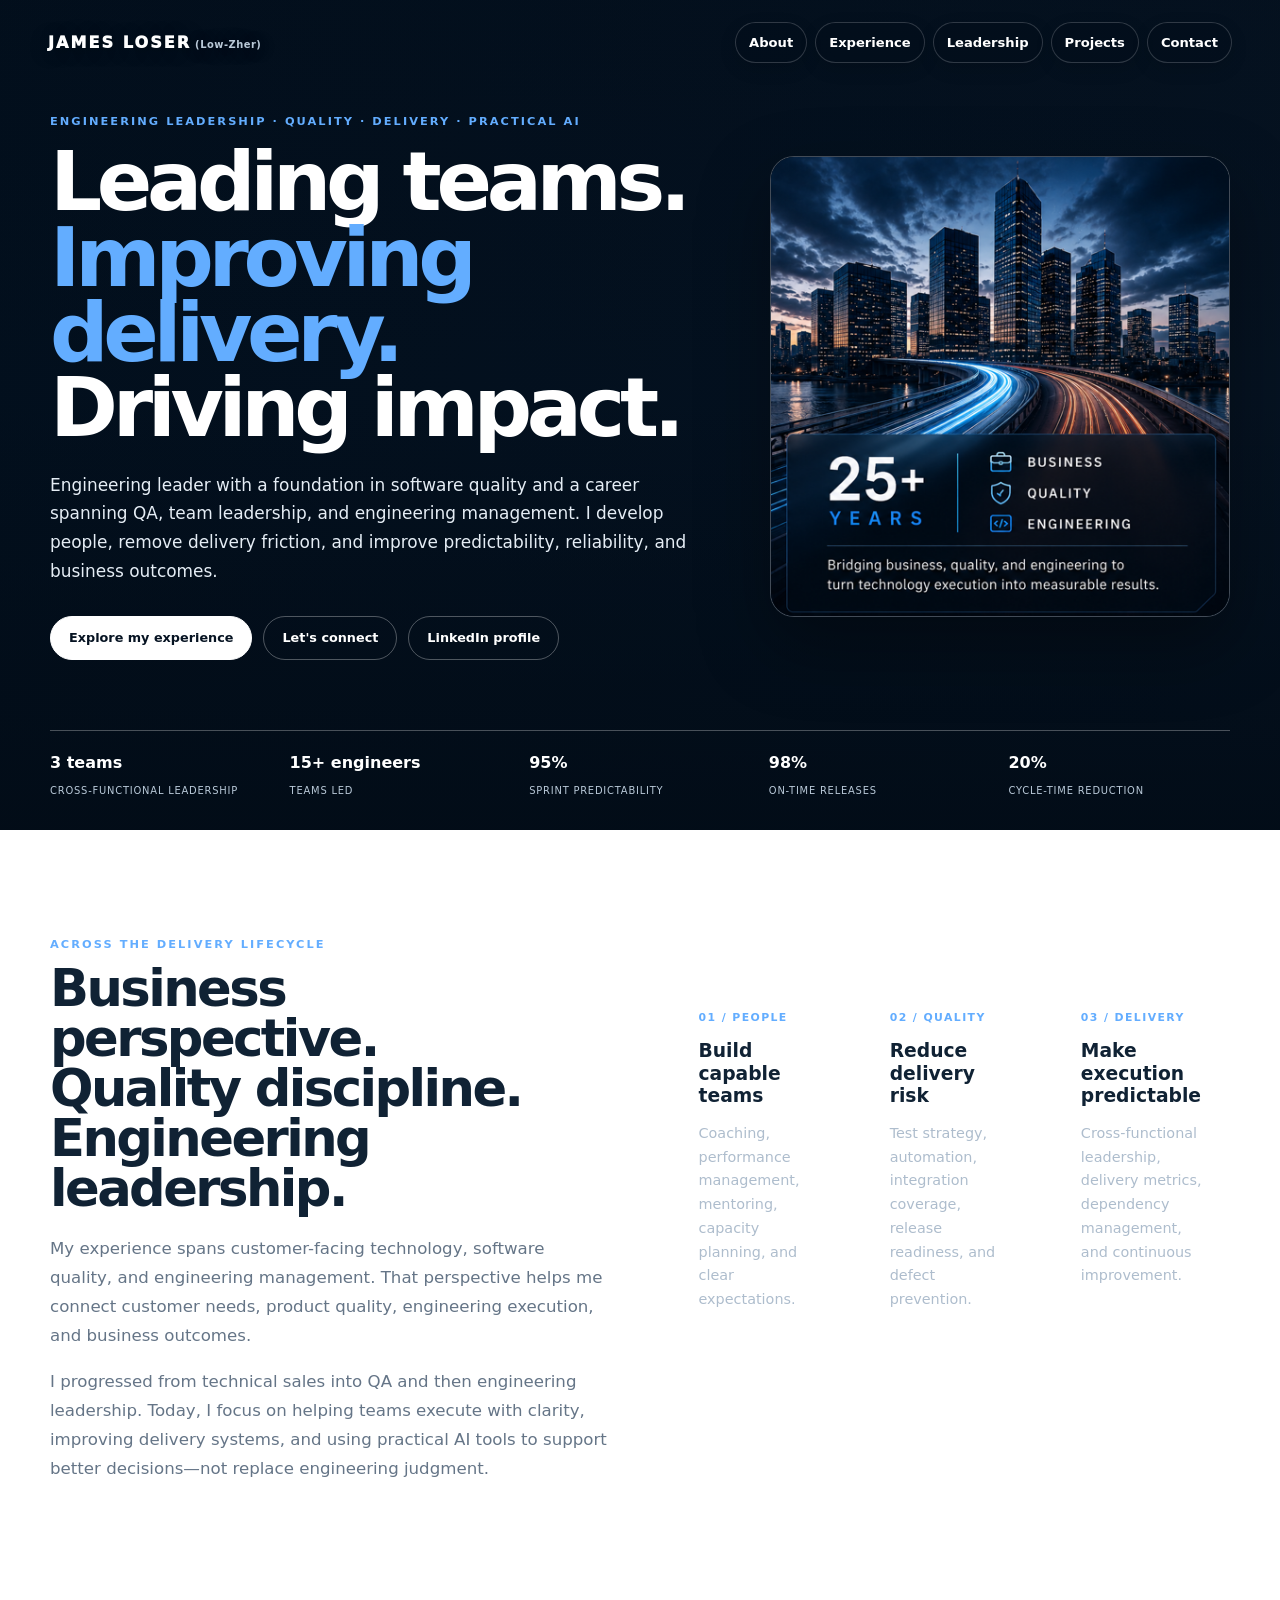
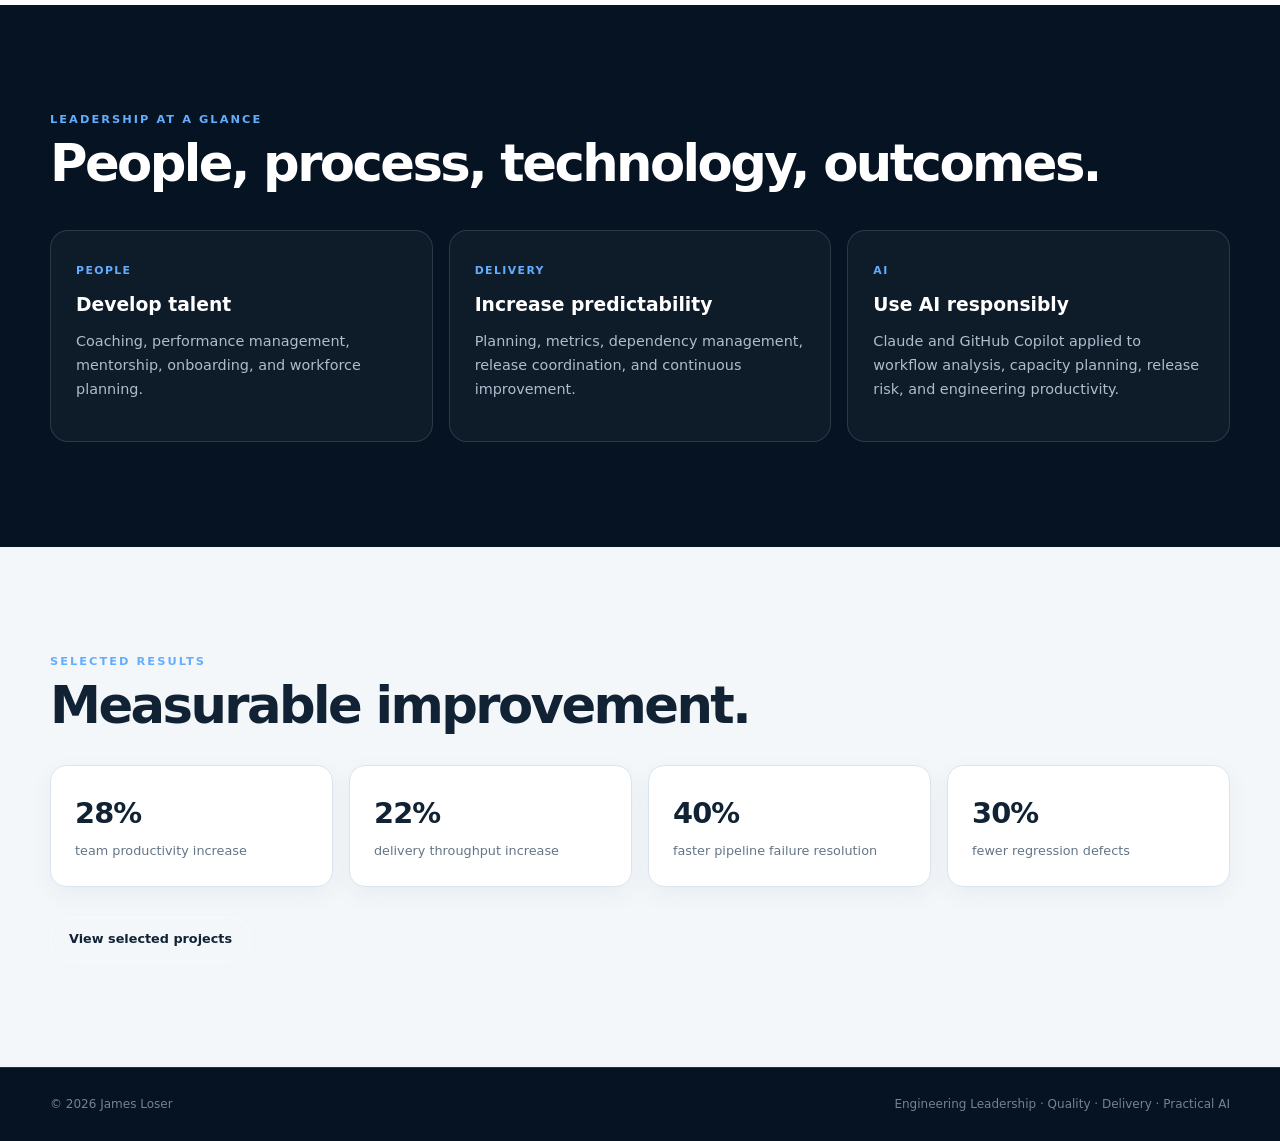
<file: index.html>
<!doctype html><html lang="en"><head><meta charset="UTF-8"><meta name="viewport" content="width=device-width,initial-scale=1"><title>James Loser | Engineering Leadership, Quality & Delivery</title><meta name="description" content="James Loser — engineering leader with a QA foundation, leading cross-functional teams, improving software delivery and quality, and applying AI pragmatically."><link rel="stylesheet" href="styles.css"><link rel="stylesheet" href="hero-fix.css"></head><body><header class="hero"><nav class="nav"><a class="brand" href="index.html">JAMES <span>LOSER</span><span class="phonetic"> (Low-Zher)</span></a><div class="links"><a href="about.html">About</a><a href="experience.html">Experience</a><a href="leadership.html">Leadership</a><a href="projects.html">Projects</a><a href="contact.html">Contact</a></div></nav><div class="hero-inner"><div class="copy"><div class="eyebrow">Engineering Leadership · Quality · Delivery · Practical AI</div><h1>Leading teams.<br><span>Improving delivery.</span><br>Driving impact.</h1><p>Engineering leader with a foundation in software quality and a career spanning QA, team leadership, and engineering management. I develop people, remove delivery friction, and improve predictability, reliability, and business outcomes.</p><div class="buttons"><a class="btn primary" href="experience.html">Explore my experience</a><a class="btn" href="contact.html">Let's connect</a><a class="btn" href="https://www.linkedin.com/in/james-loser" target="_blank" rel="noopener">LinkedIn profile</a></div></div><div class="hero-visual" aria-label="James Loser portfolio visual"><div class="visual-image"></div></div></div><div class="metrics"><div class="metric"><strong>3 teams</strong><small>Cross-functional leadership</small></div><div class="metric"><strong>15+ engineers</strong><small>Teams led</small></div><div class="metric"><strong>95%</strong><small>Sprint predictability</small></div><div class="metric"><strong>98%</strong><small>On-time releases</small></div><div class="metric"><strong>20%</strong><small>Cycle-time reduction</small></div></div></header><main><section><div class="wrap grid2"><div><div class="label">Across the delivery lifecycle</div><h2 class="title">Business perspective. Quality discipline. Engineering leadership.</h2><p class="lead">My experience spans customer-facing technology, software quality, and engineering management. That perspective helps me connect customer needs, product quality, engineering execution, and business outcomes.</p><p class="lead">I progressed from technical sales into QA and then engineering leadership. Today, I focus on helping teams execute with clarity, improving delivery systems, and using practical AI tools to support better decisions—not replace engineering judgment.</p></div><div class="cards"><article class="card"><b>01 / PEOPLE</b><h3>Build capable teams</h3><p>Coaching, performance management, mentoring, capacity planning, and clear expectations.</p></article><article class="card"><b>02 / QUALITY</b><h3>Reduce delivery risk</h3><p>Test strategy, automation, integration coverage, release readiness, and defect prevention.</p></article><article class="card"><b>03 / DELIVERY</b><h3>Make execution predictable</h3><p>Cross-functional leadership, delivery metrics, dependency management, and continuous improvement.</p></article></div></div></section><section class="dark"><div class="wrap"><div class="label">Leadership at a glance</div><h2 class="title">People, process, technology, outcomes.</h2><div class="cards"><article class="card"><b>PEOPLE</b><h3>Develop talent</h3><p>Coaching, performance management, mentorship, onboarding, and workforce planning.</p></article><article class="card"><b>DELIVERY</b><h3>Increase predictability</h3><p>Planning, metrics, dependency management, release coordination, and continuous improvement.</p></article><article class="card"><b>AI</b><h3>Use AI responsibly</h3><p>Claude and GitHub Copilot applied to workflow analysis, capacity planning, release risk, and engineering productivity.</p></article></div></div></section><section class="light"><div class="wrap"><div class="label">Selected results</div><h2 class="title">Measurable improvement.</h2><div class="stat-grid"><div class="stat"><strong>28%</strong><span>team productivity increase</span></div><div class="stat"><strong>22%</strong><span>delivery throughput increase</span></div><div class="stat"><strong>40%</strong><span>faster pipeline failure resolution</span></div><div class="stat"><strong>30%</strong><span>fewer regression defects</span></div></div><div class="buttons"><a class="btn" href="projects.html">View selected projects</a></div></div></section></main><footer class="footer"><div class="footer-inner"><span>© 2026 James Loser</span><span>Engineering Leadership · Quality · Delivery · Practical AI</span></div></footer></body></html>
</file>
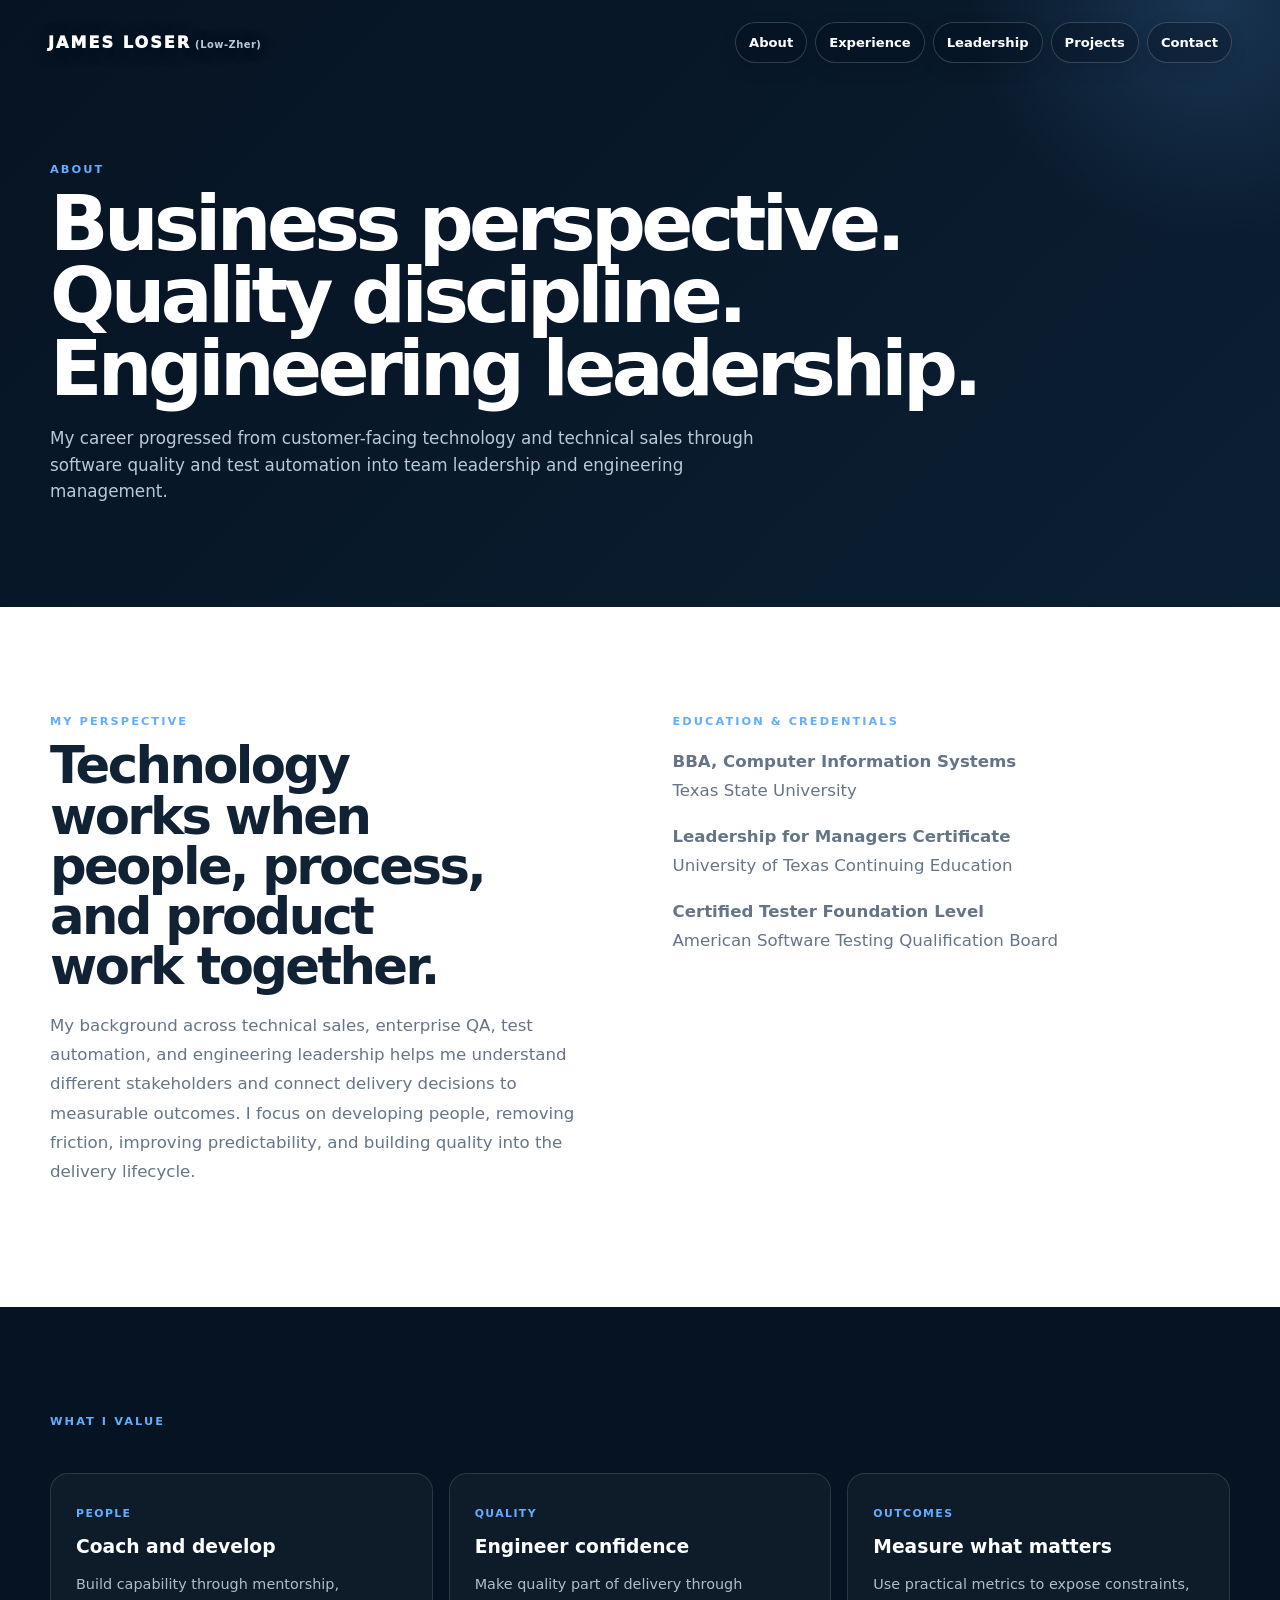
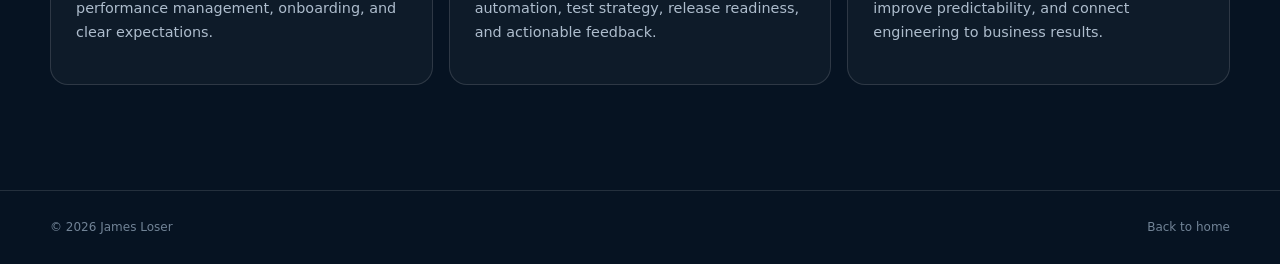
<file: about.html>
<!doctype html><html lang="en"><head><meta charset="utf-8"><meta name="viewport" content="width=device-width,initial-scale=1"><title>About James Loser | Engineering Leadership</title><meta name="description" content="Learn about James Loser's progression from software quality and test automation into engineering leadership."><link rel="stylesheet" href="styles.css"></head><body><header class="page-hero"><nav class="nav"><a class="brand" href="index.html">James <span>Loser</span><span class="phonetic"> (Low-Zher)</span></a><div class="links"><a href="about.html">About</a><a href="experience.html">Experience</a><a href="leadership.html">Leadership</a><a href="projects.html">Projects</a><a href="contact.html">Contact</a></div></nav><div class="wrap"><div class="eyebrow">About</div><h1>Business perspective.<br>Quality discipline.<br>Engineering leadership.</h1><p>My career progressed from customer-facing technology and technical sales through software quality and test automation into team leadership and engineering management.</p></div></header><main><section><div class="wrap grid2"><div><div class="label">My perspective</div><h2 class="title">Technology works when people, process, and product work together.</h2><p class="lead">My background across technical sales, enterprise QA, test automation, and engineering leadership helps me understand different stakeholders and connect delivery decisions to measurable outcomes. I focus on developing people, removing friction, improving predictability, and building quality into the delivery lifecycle.</p></div><div><div class="label">Education & credentials</div><p class="lead"><strong>BBA, Computer Information Systems</strong><br>Texas State University</p><p class="lead"><strong>Leadership for Managers Certificate</strong><br>University of Texas Continuing Education</p><p class="lead"><strong>Certified Tester Foundation Level</strong><br>American Software Testing Qualification Board</p></div></div></section><section class="dark"><div class="wrap"><div class="label">What I value</div><div class="cards"><article class="card"><b>PEOPLE</b><h3>Coach and develop</h3><p>Build capability through mentorship, performance management, onboarding, and clear expectations.</p></article><article class="card"><b>QUALITY</b><h3>Engineer confidence</h3><p>Make quality part of delivery through automation, test strategy, release readiness, and actionable feedback.</p></article><article class="card"><b>OUTCOMES</b><h3>Measure what matters</h3><p>Use practical metrics to expose constraints, improve predictability, and connect engineering to business results.</p></article></div></div></section></main><footer class="footer"><div class="footer-inner"><span>© 2026 James Loser</span><a href="index.html">Back to home</a></div></footer></body></html>
</file>
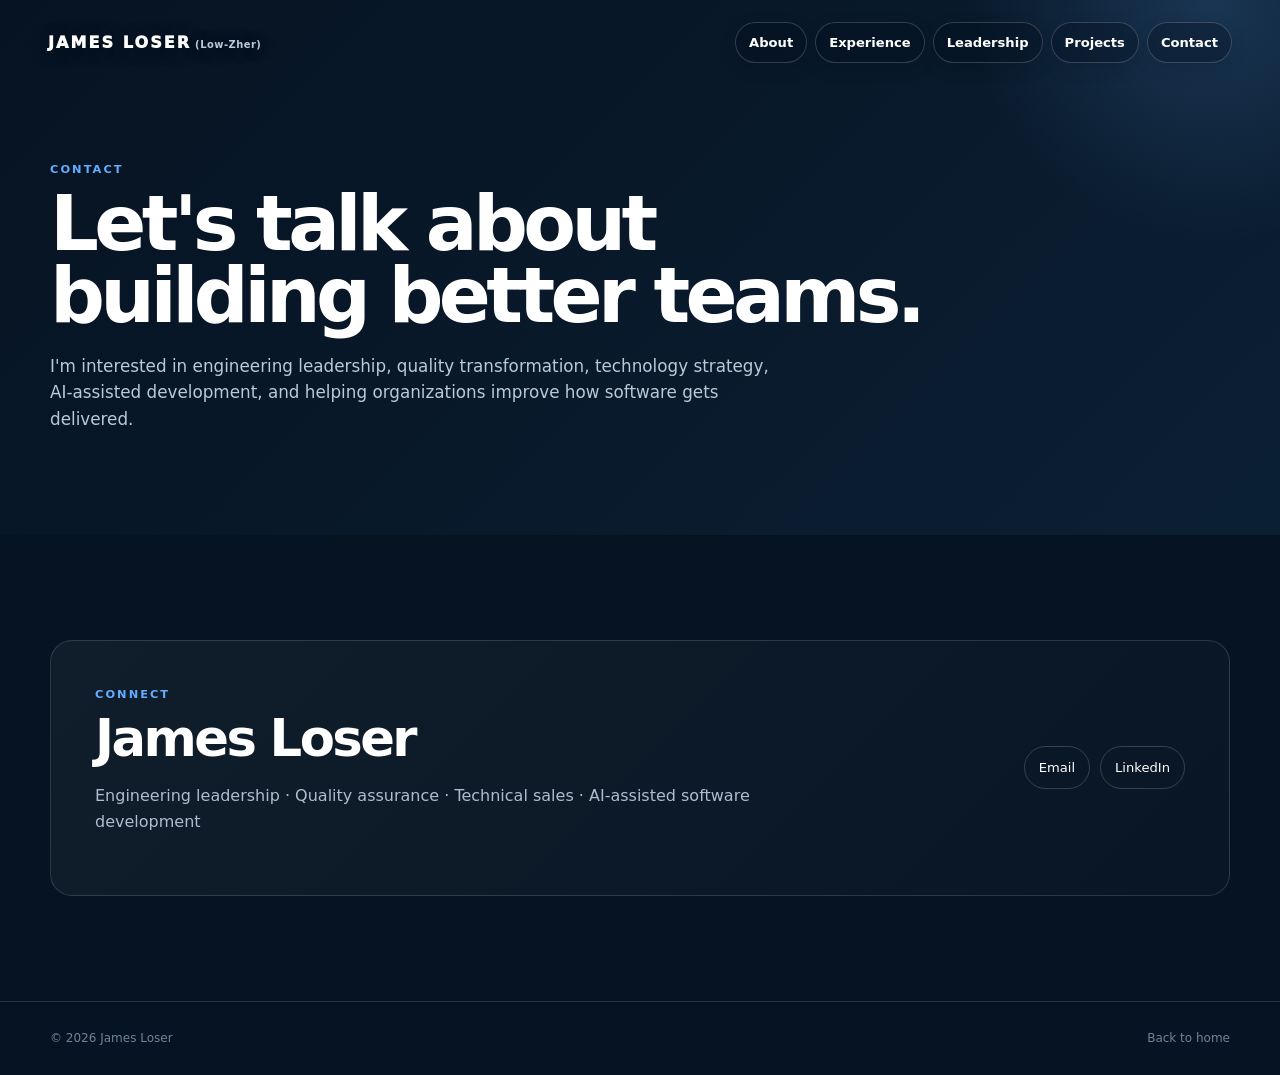
<file: contact.html>
<!doctype html><html lang="en"><head><meta charset="utf-8"><meta name="viewport" content="width=device-width,initial-scale=1"><title>Contact | James Loser</title><link rel="stylesheet" href="styles.css"></head><body><header class="page-hero"><nav class="nav"><a class="brand" href="index.html">James <span>Loser</span><span class="phonetic"> (Low-Zher)</span></a><div class="links"><a href="about.html">About</a><a href="experience.html">Experience</a><a href="leadership.html">Leadership</a><a href="projects.html">Projects</a><a href="contact.html">Contact</a></div></nav><div class="wrap"><div class="eyebrow">Contact</div><h1>Let's talk about<br>building better teams.</h1><p>I'm interested in engineering leadership, quality transformation, technology strategy, AI-assisted development, and helping organizations improve how software gets delivered.</p></div></header><main><section class="contact"><div class="wrap"><div class="contact-box"><div><div class="label">Connect</div><h2 class="title">James Loser</h2><p>Engineering leadership · Quality assurance · Technical sales · AI-assisted software development</p></div><div class="contact-links"><a href="mailto:JamesL78660@gmail.com">Email</a><a href="https://www.linkedin.com/in/james-loser" target="_blank" rel="noopener">LinkedIn</a></div></div></div></section></main><footer class="footer"><div class="footer-inner"><span>© 2026 James Loser</span><a href="index.html">Back to home</a></div></footer></body></html>
</file>
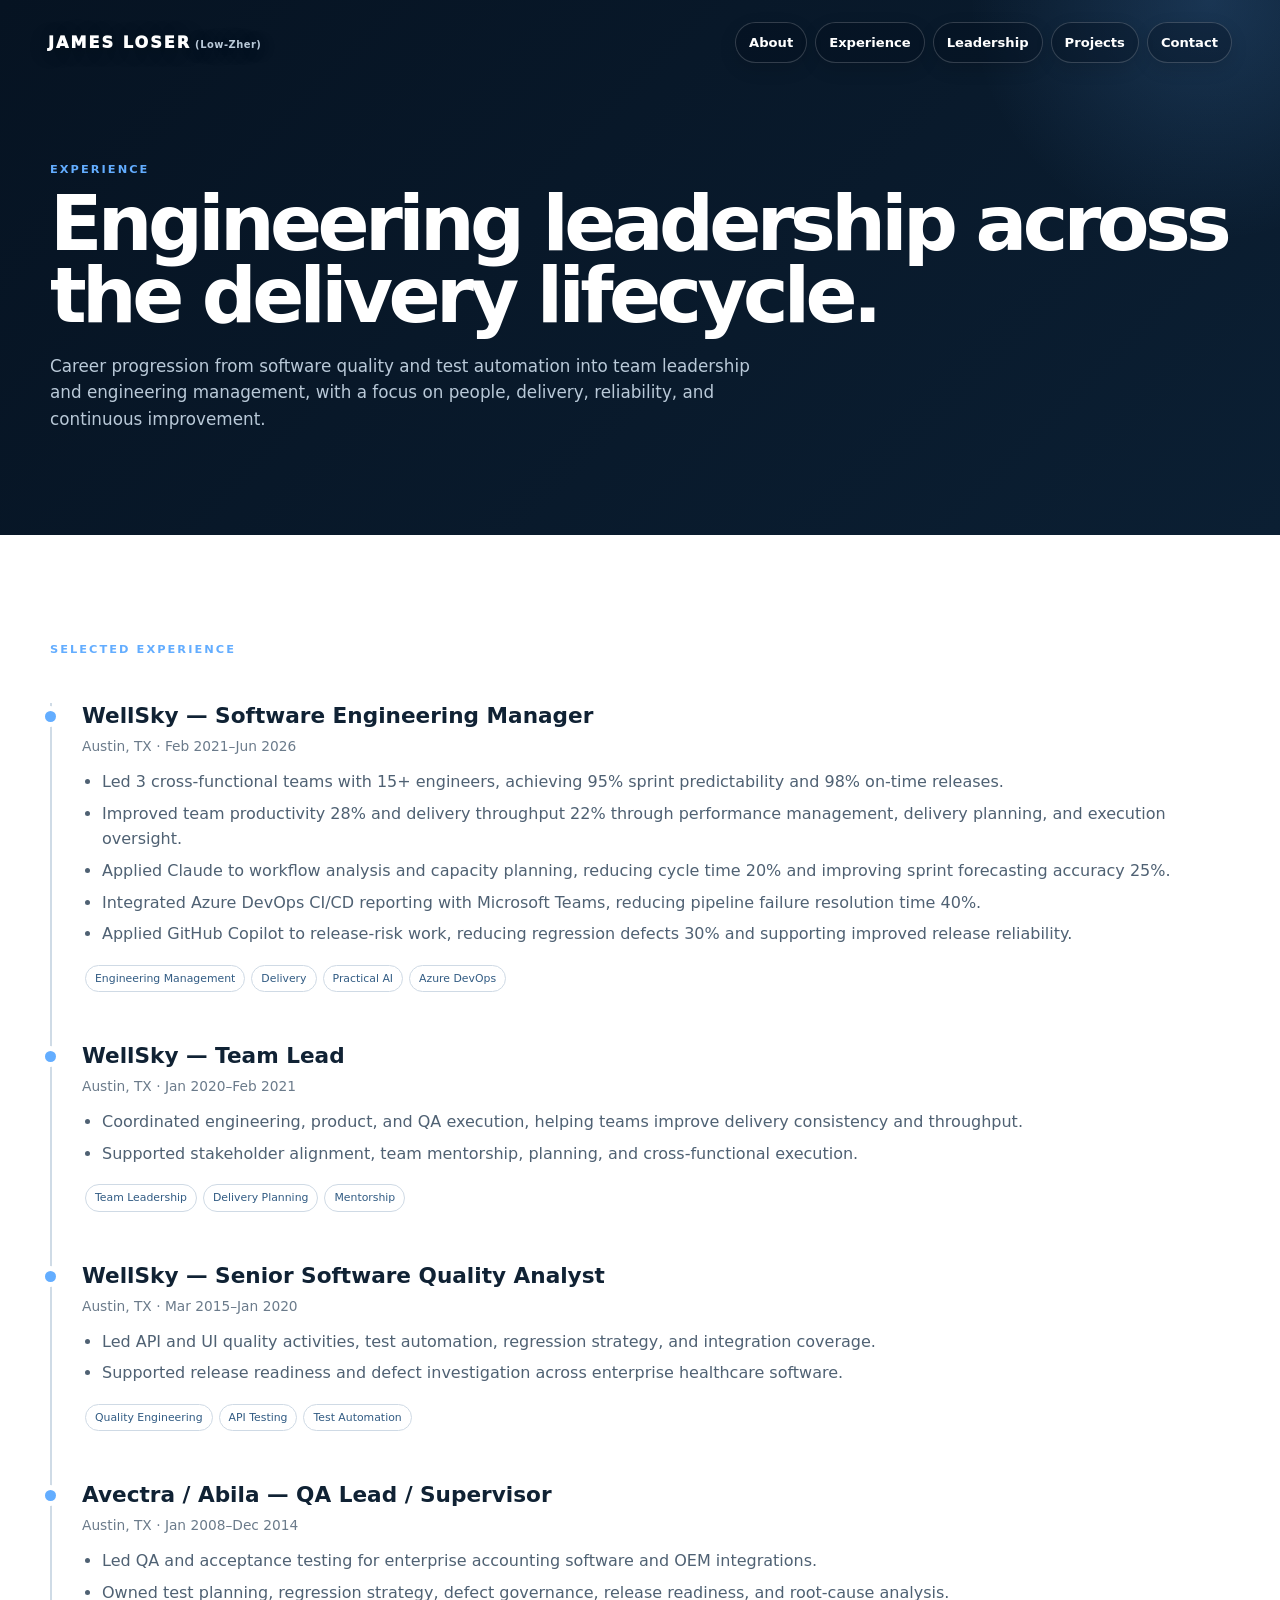
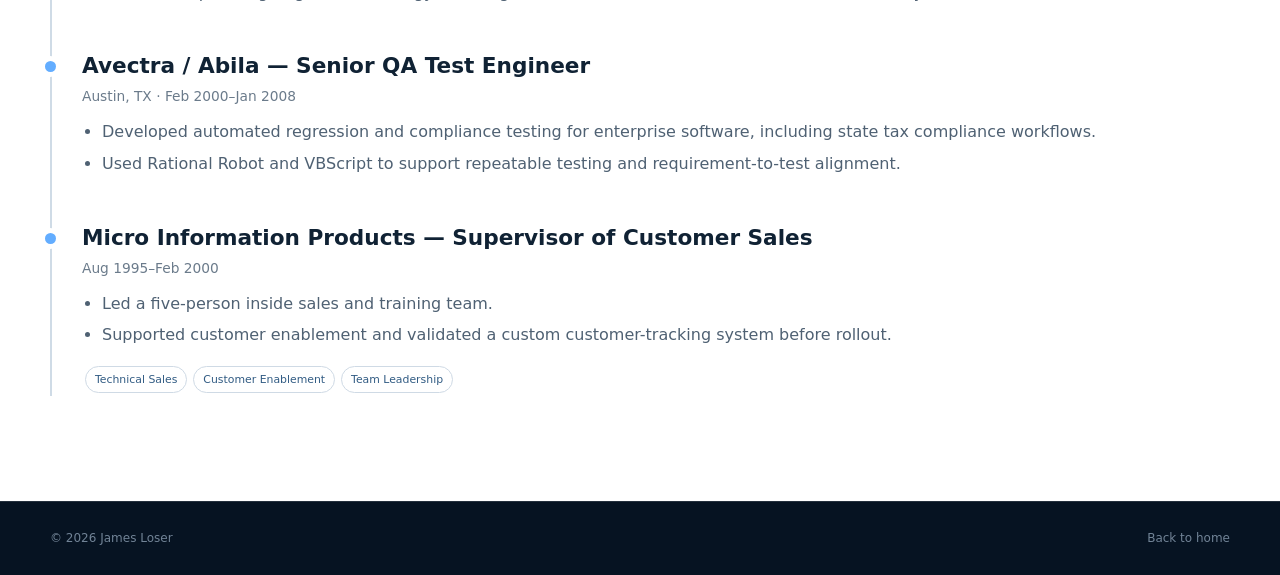
<file: experience.html>
<!doctype html><html lang="en"><head><meta charset="utf-8"><meta name="viewport" content="width=device-width,initial-scale=1"><title>Experience | James Loser</title><meta name="description" content="Engineering management, team leadership, software quality, test automation, and technical sales experience."><link rel="stylesheet" href="styles.css"></head><body><header class="page-hero"><nav class="nav"><a class="brand" href="index.html">James <span>Loser</span><span class="phonetic"> (Low-Zher)</span></a><div class="links"><a href="about.html">About</a><a href="experience.html">Experience</a><a href="leadership.html">Leadership</a><a href="projects.html">Projects</a><a href="contact.html">Contact</a></div></nav><div class="wrap"><div class="eyebrow">Experience</div><h1>Engineering leadership across<br>the delivery lifecycle.</h1><p>Career progression from software quality and test automation into team leadership and engineering management, with a focus on people, delivery, reliability, and continuous improvement.</p></div></header><main><section><div class="wrap"><div class="label">Selected experience</div><div class="timeline"><article class="role"><h3>WellSky — Software Engineering Manager</h3><div class="meta">Austin, TX · Feb 2021–Jun 2026</div><ul><li>Led 3 cross-functional teams with 15+ engineers, achieving 95% sprint predictability and 98% on-time releases.</li><li>Improved team productivity 28% and delivery throughput 22% through performance management, delivery planning, and execution oversight.</li><li>Applied Claude to workflow analysis and capacity planning, reducing cycle time 20% and improving sprint forecasting accuracy 25%.</li><li>Integrated Azure DevOps CI/CD reporting with Microsoft Teams, reducing pipeline failure resolution time 40%.</li><li>Applied GitHub Copilot to release-risk work, reducing regression defects 30% and supporting improved release reliability.</li></ul><div class="tags"><span class="tag">Engineering Management</span><span class="tag">Delivery</span><span class="tag">Practical AI</span><span class="tag">Azure DevOps</span></div></article><article class="role"><h3>WellSky — Team Lead</h3><div class="meta">Austin, TX · Jan 2020–Feb 2021</div><ul><li>Coordinated engineering, product, and QA execution, helping teams improve delivery consistency and throughput.</li><li>Supported stakeholder alignment, team mentorship, planning, and cross-functional execution.</li></ul><div class="tags"><span class="tag">Team Leadership</span><span class="tag">Delivery Planning</span><span class="tag">Mentorship</span></div></article><article class="role"><h3>WellSky — Senior Software Quality Analyst</h3><div class="meta">Austin, TX · Mar 2015–Jan 2020</div><ul><li>Led API and UI quality activities, test automation, regression strategy, and integration coverage.</li><li>Supported release readiness and defect investigation across enterprise healthcare software.</li></ul><div class="tags"><span class="tag">Quality Engineering</span><span class="tag">API Testing</span><span class="tag">Test Automation</span></div></article><article class="role"><h3>Avectra / Abila — QA Lead / Supervisor</h3><div class="meta">Austin, TX · Jan 2008–Dec 2014</div><ul><li>Led QA and acceptance testing for enterprise accounting software and OEM integrations.</li><li>Owned test planning, regression strategy, defect governance, release readiness, and root-cause analysis.</li></ul></article><article class="role"><h3>Avectra / Abila — Senior QA Test Engineer</h3><div class="meta">Austin, TX · Feb 2000–Jan 2008</div><ul><li>Developed automated regression and compliance testing for enterprise software, including state tax compliance workflows.</li><li>Used Rational Robot and VBScript to support repeatable testing and requirement-to-test alignment.</li></ul></article><article class="role"><h3>Micro Information Products — Supervisor of Customer Sales</h3><div class="meta">Aug 1995–Feb 2000</div><ul><li>Led a five-person inside sales and training team.</li><li>Supported customer enablement and validated a custom customer-tracking system before rollout.</li></ul><div class="tags"><span class="tag">Technical Sales</span><span class="tag">Customer Enablement</span><span class="tag">Team Leadership</span></div></article></div></div></section></main><footer class="footer"><div class="footer-inner"><span>© 2026 James Loser</span><a href="index.html">Back to home</a></div></footer></body></html>
</file>
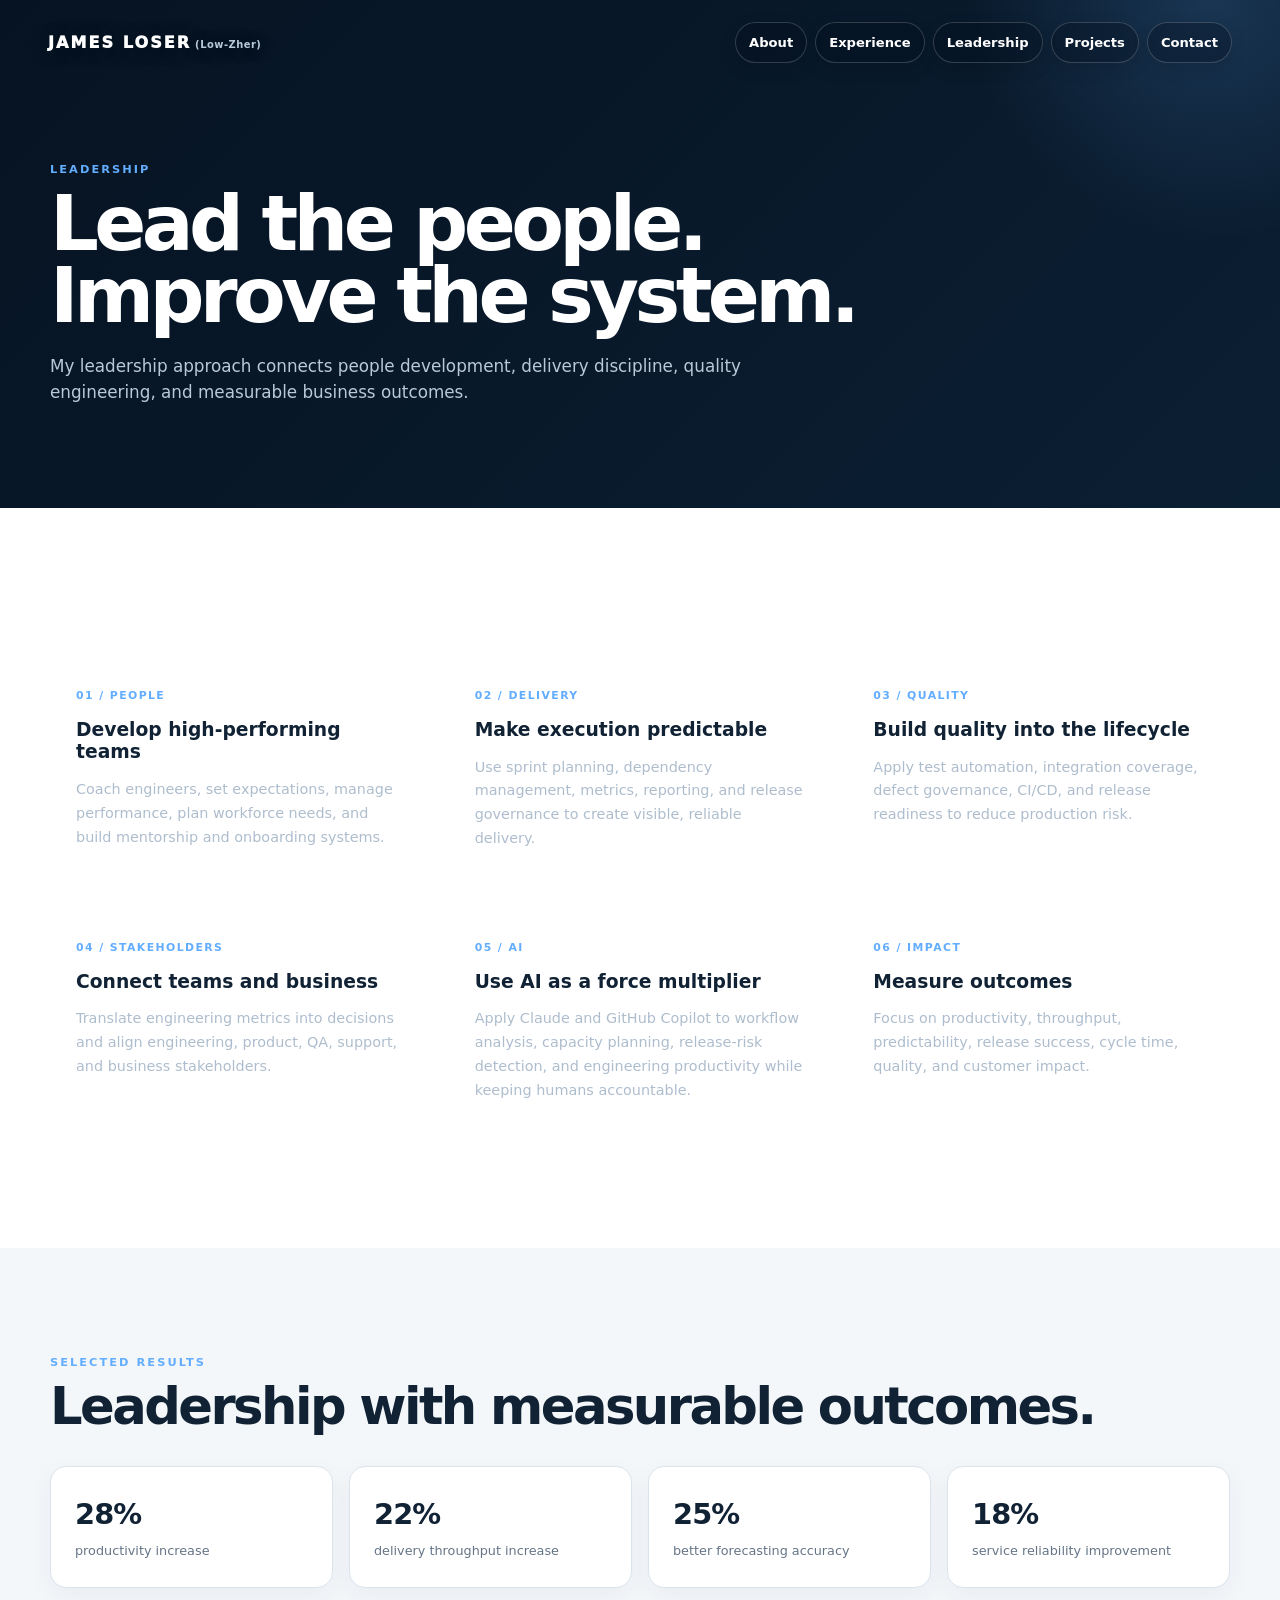
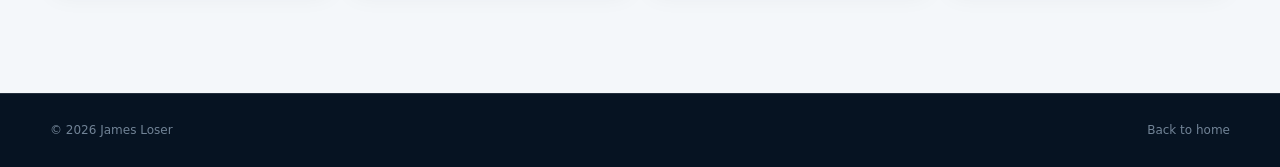
<file: leadership.html>
<!doctype html><html lang="en"><head><meta charset="utf-8"><meta name="viewport" content="width=device-width,initial-scale=1"><title>Leadership | James Loser</title><link rel="stylesheet" href="styles.css"></head><body><header class="page-hero"><nav class="nav"><a class="brand" href="index.html">James <span>Loser</span><span class="phonetic"> (Low-Zher)</span></a><div class="links"><a href="about.html">About</a><a href="experience.html">Experience</a><a href="leadership.html">Leadership</a><a href="projects.html">Projects</a><a href="contact.html">Contact</a></div></nav><div class="wrap"><div class="eyebrow">Leadership</div><h1>Lead the people.<br>Improve the system.</h1><p>My leadership approach connects people development, delivery discipline, quality engineering, and measurable business outcomes.</p></div></header><main><section><div class="wrap"><div class="cards"><article class="card"><b>01 / PEOPLE</b><h3>Develop high-performing teams</h3><p>Coach engineers, set expectations, manage performance, plan workforce needs, and build mentorship and onboarding systems.</p></article><article class="card"><b>02 / DELIVERY</b><h3>Make execution predictable</h3><p>Use sprint planning, dependency management, metrics, reporting, and release governance to create visible, reliable delivery.</p></article><article class="card"><b>03 / QUALITY</b><h3>Build quality into the lifecycle</h3><p>Apply test automation, integration coverage, defect governance, CI/CD, and release readiness to reduce production risk.</p></article><article class="card"><b>04 / STAKEHOLDERS</b><h3>Connect teams and business</h3><p>Translate engineering metrics into decisions and align engineering, product, QA, support, and business stakeholders.</p></article><article class="card"><b>05 / AI</b><h3>Use AI as a force multiplier</h3><p>Apply Claude and GitHub Copilot to workflow analysis, capacity planning, release-risk detection, and engineering productivity while keeping humans accountable.</p></article><article class="card"><b>06 / IMPACT</b><h3>Measure outcomes</h3><p>Focus on productivity, throughput, predictability, release success, cycle time, quality, and customer impact.</p></article></div></div></section><section class="light"><div class="wrap"><div class="label">Selected results</div><h2 class="title">Leadership with measurable outcomes.</h2><div class="stat-grid"><div class="stat"><strong>28%</strong><span>productivity increase</span></div><div class="stat"><strong>22%</strong><span>delivery throughput increase</span></div><div class="stat"><strong>25%</strong><span>better forecasting accuracy</span></div><div class="stat"><strong>18%</strong><span>service reliability improvement</span></div></div></div></section></main><footer class="footer"><div class="footer-inner"><span>© 2026 James Loser</span><a href="index.html">Back to home</a></div></footer></body></html>
</file>
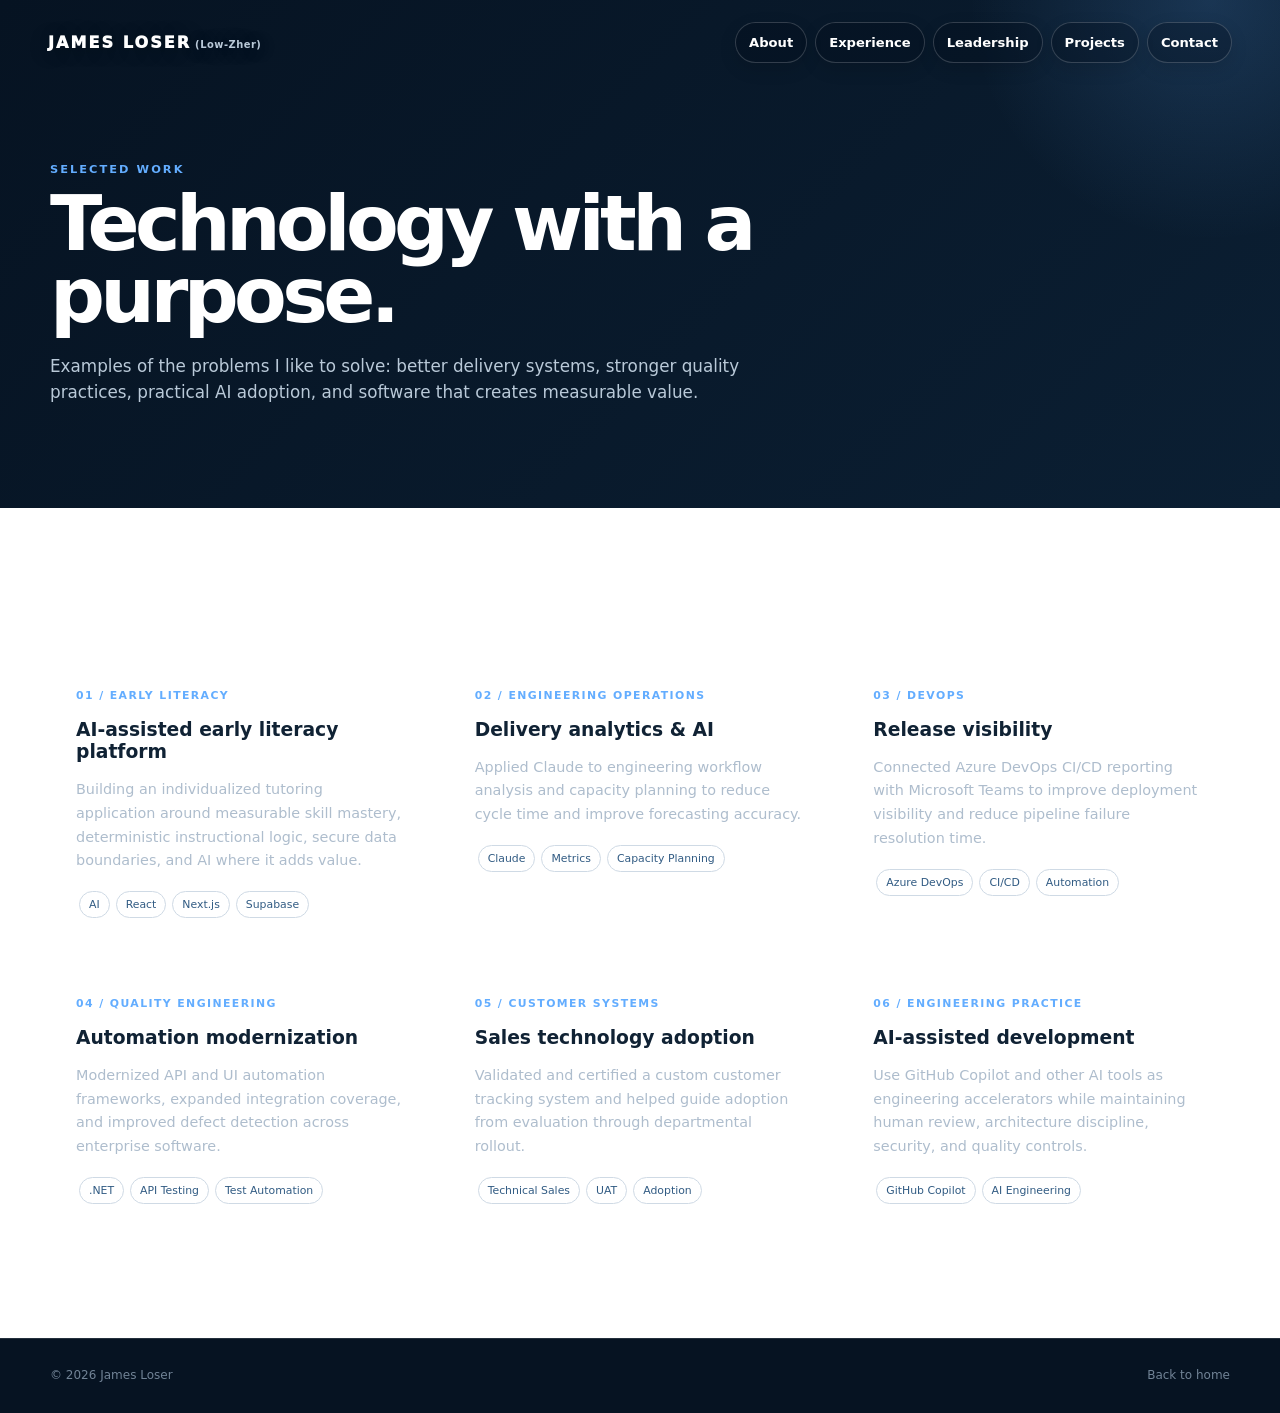
<file: projects.html>
<!doctype html><html lang="en"><head><meta charset="utf-8"><meta name="viewport" content="width=device-width,initial-scale=1"><title>Projects | James Loser</title><link rel="stylesheet" href="styles.css"></head><body><header class="page-hero"><nav class="nav"><a class="brand" href="index.html">James <span>Loser</span><span class="phonetic"> (Low-Zher)</span></a><div class="links"><a href="about.html">About</a><a href="experience.html">Experience</a><a href="leadership.html">Leadership</a><a href="projects.html">Projects</a><a href="contact.html">Contact</a></div></nav><div class="wrap"><div class="eyebrow">Selected work</div><h1>Technology with a<br>purpose.</h1><p>Examples of the problems I like to solve: better delivery systems, stronger quality practices, practical AI adoption, and software that creates measurable value.</p></div></header><main><section><div class="wrap"><div class="cards"><article class="card"><b>01 / EARLY LITERACY</b><h3>AI-assisted early literacy platform</h3><p>Building an individualized tutoring application around measurable skill mastery, deterministic instructional logic, secure data boundaries, and AI where it adds value.</p><div class="tags"><span class="tag">AI</span><span class="tag">React</span><span class="tag">Next.js</span><span class="tag">Supabase</span></div></article><article class="card"><b>02 / ENGINEERING OPERATIONS</b><h3>Delivery analytics & AI</h3><p>Applied Claude to engineering workflow analysis and capacity planning to reduce cycle time and improve forecasting accuracy.</p><div class="tags"><span class="tag">Claude</span><span class="tag">Metrics</span><span class="tag">Capacity Planning</span></div></article><article class="card"><b>03 / DEVOPS</b><h3>Release visibility</h3><p>Connected Azure DevOps CI/CD reporting with Microsoft Teams to improve deployment visibility and reduce pipeline failure resolution time.</p><div class="tags"><span class="tag">Azure DevOps</span><span class="tag">CI/CD</span><span class="tag">Automation</span></div></article><article class="card"><b>04 / QUALITY ENGINEERING</b><h3>Automation modernization</h3><p>Modernized API and UI automation frameworks, expanded integration coverage, and improved defect detection across enterprise software.</p><div class="tags"><span class="tag">.NET</span><span class="tag">API Testing</span><span class="tag">Test Automation</span></div></article><article class="card"><b>05 / CUSTOMER SYSTEMS</b><h3>Sales technology adoption</h3><p>Validated and certified a custom customer tracking system and helped guide adoption from evaluation through departmental rollout.</p><div class="tags"><span class="tag">Technical Sales</span><span class="tag">UAT</span><span class="tag">Adoption</span></div></article><article class="card"><b>06 / ENGINEERING PRACTICE</b><h3>AI-assisted development</h3><p>Use GitHub Copilot and other AI tools as engineering accelerators while maintaining human review, architecture discipline, security, and quality controls.</p><div class="tags"><span class="tag">GitHub Copilot</span><span class="tag">AI Engineering</span></div></article></div></div></section></main><footer class="footer"><div class="footer-inner"><span>© 2026 James Loser</span><a href="index.html">Back to home</a></div></footer></body></html>
</file>
<file: styles.css>
:root{--navy:#061322;--navy2:#0b1f33;--blue:#63adff;--blue2:#9dceff;--ink:#102234;--muted:#657587;--line:#dbe4ed;--light:#f4f7fa;--white:#fff;--shadow:0 18px 50px rgba(4,18,32,.10)}*{box-sizing:border-box}html{scroll-behavior:smooth}body{margin:0;font-family:Inter,ui-sans-serif,system-ui,-apple-system,BlinkMacSystemFont,"Segoe UI",sans-serif;color:var(--ink);background:var(--white);line-height:1.6;-webkit-font-smoothing:antialiased}a{color:inherit;text-decoration:none}.nav{position:absolute;top:0;left:0;right:0;z-index:10;max-width:1240px;margin:auto;padding:22px 28px;display:flex;justify-content:space-between;align-items:center;gap:24px;color:#fff}.brand{font-weight:950;letter-spacing:.13em;text-transform:uppercase;white-space:nowrap;font-size:1rem;color:#fff;text-shadow:0 2px 18px rgba(0,0,0,.35)}.brand span{color:#fff}.brand .phonetic{font-size:.62em;font-weight:700;letter-spacing:.05em;text-transform:none;color:#b9c9d8}.eyebrow,.label{color:var(--blue)}.links{display:flex;gap:8px;align-items:center;font-size:.82rem;font-weight:800}.links a{padding:9px 13px;border:1px solid rgba(255,255,255,.18);border-radius:999px;background:rgba(2,12,23,.30);box-shadow:0 6px 18px rgba(0,0,0,.12);transition:.2s ease}.links a:hover,.links a:focus-visible{color:#fff;background:rgba(99,173,255,.18);border-color:rgba(99,173,255,.65);transform:translateY(-1px);outline:none}.hero{min-height:800px;position:relative;display:flex;flex-direction:column;color:#fff;overflow:hidden;background:var(--navy)}.hero:before{content:"";position:absolute;inset:0;background:linear-gradient(90deg,rgba(2,15,29,.96) 0%,rgba(2,15,29,.72) 42%,rgba(2,15,29,.18) 100%),url("assets/hero.jpg") center/cover no-repeat;transform:scale(1.01)}.hero:after{content:"";position:absolute;inset:0;background:linear-gradient(180deg,rgba(2,12,23,.22),transparent 48%,rgba(2,12,23,.92) 100%);pointer-events:none}.hero-inner,.metrics{position:relative;z-index:2;width:min(1180px,calc(100% - 56px));margin:auto}.hero-inner{flex:1;display:flex;align-items:center;justify-content:space-between;gap:56px;padding:112px 0 70px}.copy{max-width:730px;position:relative;z-index:3}.eyebrow,.label{font-size:.71rem;font-weight:900;letter-spacing:.18em;text-transform:uppercase}.copy h1{font-size:clamp(3.35rem,6.4vw,6.5rem);line-height:.92;letter-spacing:-.065em;margin:14px 0 25px;text-wrap:balance}.copy h1 span{color:var(--blue)}.copy p{max-width:690px;color:#e5edf5;font-size:1.06rem;line-height:1.7}.buttons{display:flex;gap:11px;flex-wrap:wrap;margin-top:30px}.btn{display:inline-block;padding:11px 18px;border:1px solid rgba(255,255,255,.30);border-radius:999px;font-size:.8rem;font-weight:800;transition:transform .2s ease,background .2s ease,border-color .2s ease}.btn:hover{transform:translateY(-2px);border-color:rgba(255,255,255,.55);background:rgba(255,255,255,.10)}.btn.primary{background:#fff;color:var(--navy);border-color:#fff}.btn.primary:hover{background:#eaf4ff}.hero-visual{position:relative;flex:0 0 390px;width:390px;aspect-ratio:400/401;height:auto;border:1px solid rgba(255,255,255,.28);border-radius:28px;overflow:hidden;background:#061322;box-shadow:0 30px 80px rgba(0,0,0,.38);transform:rotate(2deg)}.hero-visual:before{content:"";position:absolute;inset:0;background:linear-gradient(160deg,rgba(99,173,255,.08),transparent 42%,rgba(2,12,23,.18) 100%);z-index:1;pointer-events:none}.visual-image{position:absolute;inset:0;background:url("assets/james-hero.jpg") center/contain no-repeat;background-color:#061322}.metrics{border-top:1px solid rgba(255,255,255,.28);padding:19px 0 28px;display:grid;grid-template-columns:repeat(5,1fr);gap:18px}.metric strong{display:block;font-size:1rem}.metric small{color:#b9c9d8;text-transform:uppercase;letter-spacing:.08em;font-size:.62rem}.metric{min-width:0}section{padding:105px 28px}.wrap{max-width:1180px;margin:auto}.section-head{max-width:760px}.title{font-size:clamp(2.35rem,4vw,4rem);line-height:.98;letter-spacing:-.05em;margin:10px 0 20px;text-wrap:balance}.lead{color:var(--muted);max-width:760px;font-size:1.04rem;line-height:1.75}.dark{background:var(--navy);color:#fff}.dark .lead{color:#adbdcd}.grid2{display:grid;grid-template-columns:1fr 1fr;gap:65px;align-items:start}.cards{display:grid;grid-template-columns:repeat(3,1fr);gap:16px;margin-top:42px}.card{border:1px solid rgba(255,255,255,.13);background:rgba(255,255,255,.035);border-radius:18px;padding:25px;transition:transform .2s ease,border-color .2s ease,background .2s ease}.card:hover{transform:translateY(-4px);border-color:rgba(99,173,255,.42);background:rgba(255,255,255,.06)}.card b{color:var(--blue);font-size:.68rem;letter-spacing:.13em}.card h3{margin:12px 0 7px;line-height:1.2}.card p{color:#aebdcd;font-size:.9rem;line-height:1.65}.light{background:var(--light)}.stat-grid{display:grid;grid-template-columns:repeat(4,1fr);gap:16px;margin-top:35px}.stat{border:1px solid var(--line);background:#fff;border-radius:16px;padding:24px;box-shadow:0 8px 25px rgba(10,31,50,.05)}.stat strong{display:block;font-size:1.8rem;letter-spacing:-.03em}.stat span{color:var(--muted);font-size:.8rem}.timeline{margin-top:45px;border-left:2px solid #cfdbe6;padding-left:30px}.role{position:relative;margin:0 0 48px}.role:last-child{margin-bottom:0}.role:before{content:"";position:absolute;width:11px;height:11px;border-radius:50%;background:var(--blue);left:-37px;top:8px;box-shadow:0 0 0 5px var(--white)}.role h3{margin:0;font-size:1.35rem;line-height:1.25}.role .meta{color:#6b7b8b;font-size:.86rem;margin:5px 0 12px}.role ul{margin:8px 0 0;padding-left:20px;color:#4f6173}.role li{margin:6px 0}.tags{margin-top:15px}.tag{display:inline-block;border:1px solid #cfdae5;color:#315b83;background:#fff;border-radius:999px;padding:4px 9px;font-size:.68rem;margin:3px}.contact{background:var(--navy);color:#fff}.contact-box{border:1px solid rgba(255,255,255,.14);border-radius:22px;padding:44px;display:flex;justify-content:space-between;gap:35px;align-items:center;background:linear-gradient(135deg,rgba(255,255,255,.045),rgba(255,255,255,.015))}.contact-box p{color:#aebdcd;max-width:700px}.contact-links{display:flex;gap:10px;flex-wrap:wrap}.contact-links a{border:1px solid rgba(255,255,255,.18);padding:10px 14px;border-radius:999px;font-size:.82rem;transition:.2s ease}.contact-links a:hover{border-color:var(--blue);color:var(--blue)}.page-hero{position:relative;background:linear-gradient(135deg,var(--navy),var(--navy2));color:#fff;padding:160px 28px 85px;overflow:hidden}.page-hero:after{content:"";position:absolute;width:500px;height:500px;border-radius:50%;right:-180px;top:-250px;background:radial-gradient(circle,rgba(99,173,255,.18),transparent 68%);pointer-events:none}.page-hero .wrap{position:relative;z-index:1}.page-hero h1{font-size:clamp(3rem,6vw,5.5rem);line-height:.94;letter-spacing:-.06em;margin:10px 0 20px;text-wrap:balance}.page-hero p{max-width:720px;color:#b9c9d8;font-size:1.05rem}.footer{border-top:1px solid rgba(255,255,255,.12);background:var(--navy);color:#718396;padding:27px 28px;font-size:.75rem}.footer-inner{max-width:1180px;margin:auto;display:flex;justify-content:space-between;gap:20px}.mobile-menu{display:none}@media(max-width:1050px){.hero-inner{gap:35px}.hero-visual{flex-basis:340px;width:340px}.copy h1{font-size:clamp(3.1rem,6.2vw,5.6rem)}}@media(max-width:900px){.nav{padding:20px 22px;flex-wrap:wrap}.nav .links{flex:1 0 100%;justify-content:flex-end}.hero-inner,.metrics{width:min(100% - 44px,1180px)}.hero{min-height:780px}.hero-inner{align-items:center}.hero-visual{flex-basis:300px;width:300px}.grid2{grid-template-columns:1fr;gap:30px}.cards{grid-template-columns:1fr 1fr}.metrics{grid-template-columns:repeat(3,1fr)}}@media(max-width:760px){.hero-inner{flex-direction:column;align-items:stretch;padding-top:145px;padding-bottom:45px}.copy{max-width:none}.hero-visual{width:100%;height:auto;flex:none;transform:rotate(0)}.hero{min-height:auto}.metrics{margin-top:0}}@media(max-width:650px){.nav{padding:17px 18px;gap:10px}.nav .links{justify-content:flex-start;gap:3px;overflow-x:auto;white-space:nowrap;scrollbar-width:none;padding-bottom:2px}.nav .links::-webkit-scrollbar{display:none}.nav .links a{font-size:.68rem;padding:7px 9px}.hero-inner{padding-top:145px;padding-bottom:55px}.copy h1{font-size:clamp(3rem,14vw,4.4rem)}.copy p{font-size:.97rem}.metrics{grid-template-columns:repeat(2,1fr);gap:14px;padding-bottom:24px}.cards{grid-template-columns:1fr}.stat-grid{grid-template-columns:1fr 1fr}.contact-box{padding:30px 24px;align-items:flex-start}.page-hero{padding:145px 20px 65px}section{padding:78px 20px}.wrap{width:100%}}@media(max-width:430px){.brand{font-size:.82rem}.brand .phonetic{font-size:.58em}.nav .links{flex-basis:100%}.hero-inner{width:calc(100% - 36px)}.metrics{width:calc(100% - 36px);gap:10px}.metric strong{font-size:.9rem}.metric small{font-size:.57rem}.stat-grid{grid-template-columns:1fr}.footer{padding:24px 20px}.footer-inner{flex-direction:column;gap:7px}.buttons .btn{width:100%;text-align:center}.contact-links a{width:100%;text-align:center}}
</file>
<file: hero-fix.css>
/* Hero image quality refinement */
.hero-visual{
  flex:0 0 460px;
  width:460px;
  aspect-ratio:486 / 487;
  height:auto;
  border-radius:24px;
  overflow:hidden;
  background:#061322;
  border:1px solid rgba(255,255,255,.24);
  box-shadow:0 28px 70px rgba(0,0,0,.34);
  transform:none;
}
.hero-visual:before{display:none}
.visual-image{
  position:absolute;
  inset:0;
  background-image:url("assets/Hero.png");
  background-position:center;
  background-repeat:no-repeat;
  background-size:100% 100%;
  background-color:#061322;
  filter:none;
  transform:none;
}
@media(max-width:1050px){
  .hero-inner{gap:38px}
  .hero-visual{flex-basis:400px;width:400px}
}
@media(max-width:900px){
  .hero-visual{flex-basis:360px;width:360px}
}
@media(max-width:760px){
  .hero-visual{
    width:100%;
    max-width:460px;
    height:auto;
    aspect-ratio:486 / 487;
    margin:0 auto;
  }
}
@media(max-width:430px){
  .hero-visual{width:100%;max-width:360px}
}
</file>
